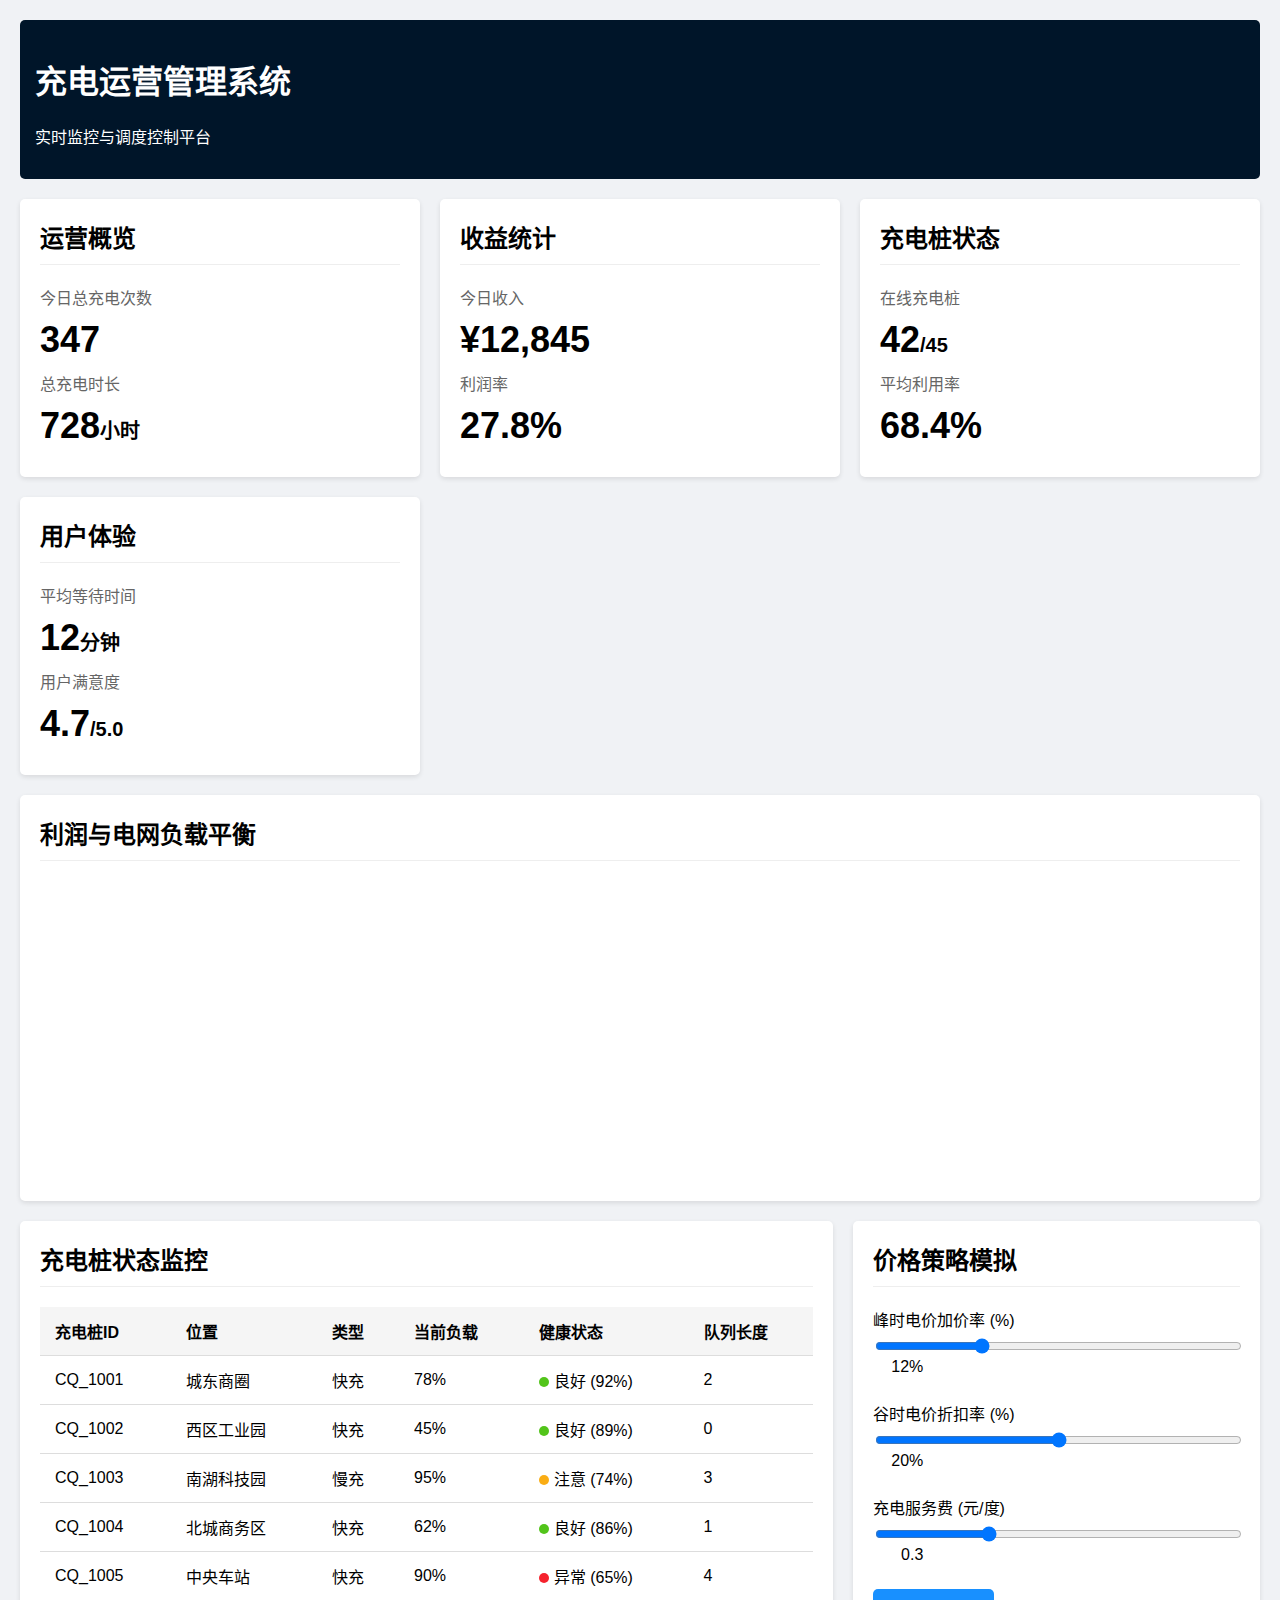
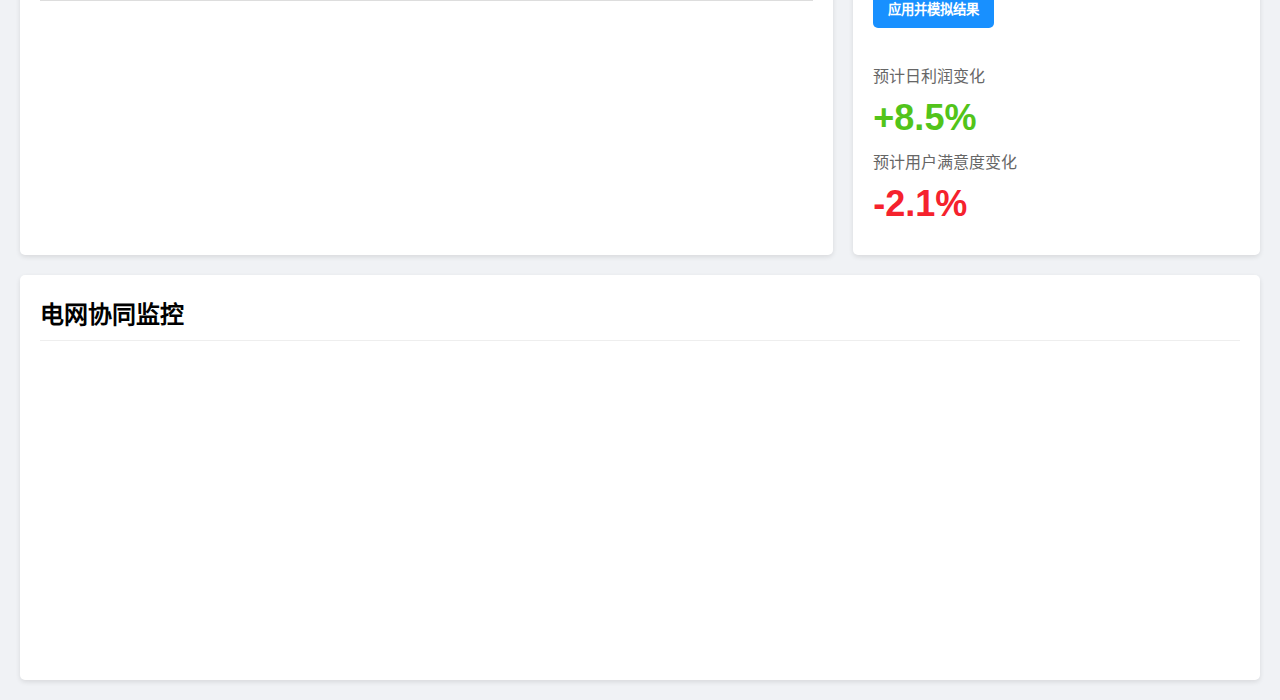
<file: output/operator_dashboard.html>
<!DOCTYPE html>
        <html lang="zh-CN">
        <head>
            <meta charset="UTF-8">
            <meta name="viewport" content="width=device-width, initial-scale=1.0">
            <title>EV充电运营商管理系统</title>
            <style>
                body {
                    font-family: 'Arial', sans-serif;
                    margin: 0;
                    padding: 0;
                    background-color: #f0f2f5;
                }
                .container {
                    max-width: 1400px;
                    margin: 0 auto;
                    padding: 20px;
                }
                .header {
                    background-color: #001529;
                    color: white;
                    padding: 15px;
                    border-radius: 5px;
                    margin-bottom: 20px;
                }
                .dashboard {
                    display: grid;
                    grid-template-columns: repeat(auto-fit, minmax(300px, 1fr));
                    gap: 20px;
                    margin-bottom: 20px;
                }
                .card {
                    background-color: white;
                    border-radius: 5px;
                    box-shadow: 0 2px 5px rgba(0,0,0,0.1);
                    padding: 20px;
                }
                .card h2 {
                    margin-top: 0;
                    border-bottom: 1px solid #eee;
                    padding-bottom: 10px;
                }
                .stat-value {
                    font-size: 36px;
                    font-weight: bold;
                    margin: 10px 0;
                }
                .stat-label {
                    color: #666;
                }
                .chart {
                    height: 300px;
                }
                .profit-settings {
                    display: flex;
                    flex-direction: column;
                    gap: 15px;
                }
                .slider-group {
                    margin-bottom: 10px;
                }
                .slider-label {
                    display: block;
                    margin-bottom: 5px;
                }
                .slider {
                    width: 100%;
                }
                .slider-value {
                    display: inline-block;
                    width: 50px;
                    text-align: right;
                }
                .apply-button {
                    background-color: #1890ff;
                    color: white;
                    border: none;
                    padding: 10px 15px;
                    border-radius: 5px;
                    cursor: pointer;
                    font-weight: bold;
                    align-self: flex-start;
                }
                table {
                    width: 100%;
                    border-collapse: collapse;
                }
                th, td {
                    padding: 12px 15px;
                    text-align: left;
                }
                th {
                    background-color: #f5f5f5;
                    font-weight: bold;
                }
                tr {
                    border-bottom: 1px solid #ddd;
                }
                tr:hover {
                    background-color: #f9f9f9;
                }
                .status-indicator {
                    display: inline-block;
                    width: 10px;
                    height: 10px;
                    border-radius: 50%;
                    margin-right: 5px;
                }
                .status-healthy {
                    background-color: #52c41a;
                }
                .status-warning {
                    background-color: #faad14;
                }
                .status-critical {
                    background-color: #f5222d;
                }
            </style>
        </head>
        <body>
            <div class="container">
                <div class="header">
                    <h1>充电运营管理系统</h1>
                    <p>实时监控与调度控制平台</p>
                </div>
                
                <div class="dashboard">
                    <div class="card">
                        <h2>运营概览</h2>
                        <div>
                            <div class="stat-label">今日总充电次数</div>
                            <div class="stat-value">347</div>
                        </div>
                        <div>
                            <div class="stat-label">总充电时长</div>
                            <div class="stat-value">728<span style="font-size: 20px;">小时</span></div>
                        </div>
                    </div>
                    
                    <div class="card">
                        <h2>收益统计</h2>
                        <div>
                            <div class="stat-label">今日收入</div>
                            <div class="stat-value">¥12,845</div>
                        </div>
                        <div>
                            <div class="stat-label">利润率</div>
                            <div class="stat-value">27.8%</div>
                        </div>
                    </div>
                    
                    <div class="card">
                        <h2>充电桩状态</h2>
                        <div>
                            <div class="stat-label">在线充电桩</div>
                            <div class="stat-value">42<span style="font-size: 20px;">/45</span></div>
                        </div>
                        <div>
                            <div class="stat-label">平均利用率</div>
                            <div class="stat-value">68.4%</div>
                        </div>
                    </div>
                    
                    <div class="card">
                        <h2>用户体验</h2>
                        <div>
                            <div class="stat-label">平均等待时间</div>
                            <div class="stat-value">12<span style="font-size: 20px;">分钟</span></div>
                        </div>
                        <div>
                            <div class="stat-label">用户满意度</div>
                            <div class="stat-value">4.7<span style="font-size: 20px;">/5.0</span></div>
                        </div>
                    </div>
                </div>
                
                <div class="card">
                    <h2>利润与电网负载平衡</h2>
                    <div class="chart" id="profit-load-chart"></div>
                </div>
                
                <div style="display: grid; grid-template-columns: 2fr 1fr; gap: 20px; margin-top: 20px;">
                    <div class="card">
                        <h2>充电桩状态监控</h2>
                        <table>
                            <thead>
                                <tr>
                                    <th>充电桩ID</th>
                                    <th>位置</th>
                                    <th>类型</th>
                                    <th>当前负载</th>
                                    <th>健康状态</th>
                                    <th>队列长度</th>
                                </tr>
                            </thead>
                            <tbody>
                                <tr>
                                    <td>CQ_1001</td>
                                    <td>城东商圈</td>
                                    <td>快充</td>
                                    <td>78%</td>
                                    <td><span class="status-indicator status-healthy"></span>良好 (92%)</td>
                                    <td>2</td>
                                </tr>
                                <tr>
                                    <td>CQ_1002</td>
                                    <td>西区工业园</td>
                                    <td>快充</td>
                                    <td>45%</td>
                                    <td><span class="status-indicator status-healthy"></span>良好 (89%)</td>
                                    <td>0</td>
                                </tr>
                                <tr>
                                    <td>CQ_1003</td>
                                    <td>南湖科技园</td>
                                    <td>慢充</td>
                                    <td>95%</td>
                                    <td><span class="status-indicator status-warning"></span>注意 (74%)</td>
                                    <td>3</td>
                                </tr>
                                <tr>
                                    <td>CQ_1004</td>
                                    <td>北城商务区</td>
                                    <td>快充</td>
                                    <td>62%</td>
                                    <td><span class="status-indicator status-healthy"></span>良好 (86%)</td>
                                    <td>1</td>
                                </tr>
                                <tr>
                                    <td>CQ_1005</td>
                                    <td>中央车站</td>
                                    <td>快充</td>
                                    <td>90%</td>
                                    <td><span class="status-indicator status-critical"></span>异常 (65%)</td>
                                    <td>4</td>
                                </tr>
                            </tbody>
                        </table>
                    </div>
                    
                    <div class="card">
                        <h2>价格策略模拟</h2>
                        <div class="profit-settings">
                            <div class="slider-group">
                                <label class="slider-label">峰时电价加价率 (%)</label>
                                <input type="range" min="5" max="30" value="12" class="slider" id="peak-price-markup">
                                <span class="slider-value">12%</span>
                            </div>
                            
                            <div class="slider-group">
                                <label class="slider-label">谷时电价折扣率 (%)</label>
                                <input type="range" min="0" max="40" value="20" class="slider" id="valley-price-discount">
                                <span class="slider-value">20%</span>
                            </div>
                            
                            <div class="slider-group">
                                <label class="slider-label">充电服务费 (元/度)</label>
                                <input type="range" min="0" max="1" step="0.1" value="0.3" class="slider" id="service-fee">
                                <span class="slider-value">0.3</span>
                            </div>
                            
                            <button class="apply-button">应用并模拟结果</button>
                            
                            <div style="margin-top: 20px;">
                                <div class="stat-label">预计日利润变化</div>
                                <div class="stat-value" style="color: #52c41a;">+8.5%</div>
                                
                                <div class="stat-label">预计用户满意度变化</div>
                                <div class="stat-value" style="color: #f5222d;">-2.1%</div>
                            </div>
                        </div>
                    </div>
                </div>
                
                <div class="card" style="margin-top: 20px;">
                    <h2>电网协同监控</h2>
                    <div class="chart" id="grid-load-chart"></div>
                </div>
            </div>
        </body>
        </html>
</file>
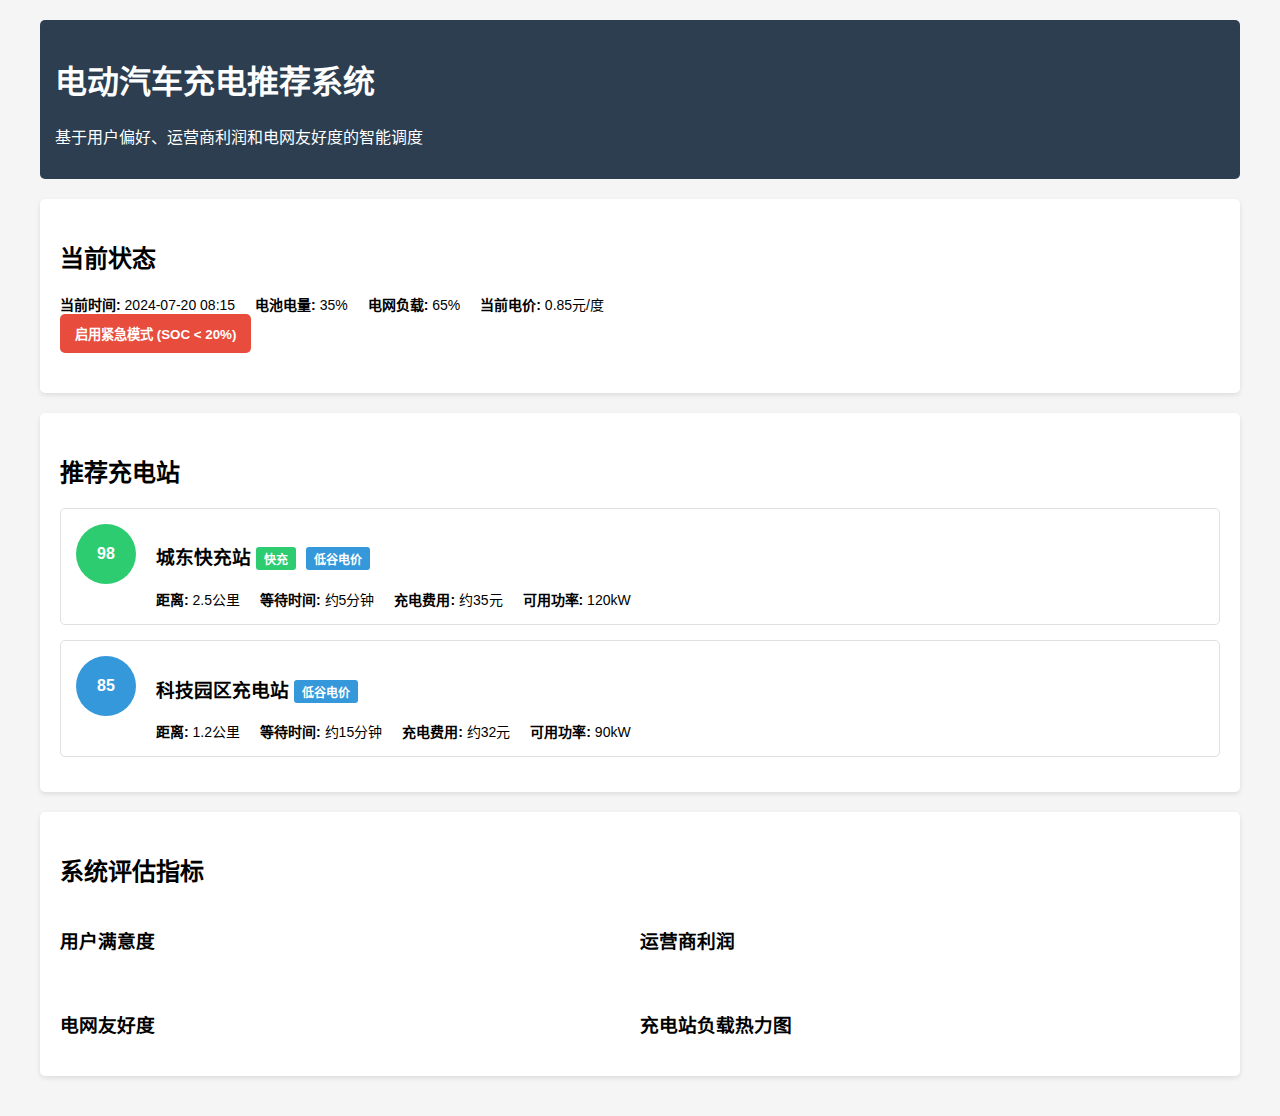
<file: output/user_dashboard.html>
<!DOCTYPE html>
        <html lang="zh-CN">
        <head>
            <meta charset="UTF-8">
            <meta name="viewport" content="width=device-width, initial-scale=1.0">
            <title>EV充电推荐系统</title>
            <style>
                body {
                    font-family: 'Arial', sans-serif;
                    margin: 0;
                    padding: 0;
                    background-color: #f5f5f5;
                }
                .container {
                    max-width: 1200px;
                    margin: 0 auto;
                    padding: 20px;
                }
                .header {
                    background-color: #2c3e50;
                    color: white;
                    padding: 15px;
                    border-radius: 5px;
                    margin-bottom: 20px;
                }
                .card {
                    background-color: white;
                    border-radius: 5px;
                    box-shadow: 0 2px 5px rgba(0,0,0,0.1);
                    padding: 20px;
                    margin-bottom: 20px;
                }
                .recommendation {
                    display: flex;
                    margin-bottom: 15px;
                    padding: 15px;
                    border: 1px solid #e0e0e0;
                    border-radius: 5px;
                    transition: all 0.3s;
                }
                .recommendation:hover {
                    box-shadow: 0 5px 15px rgba(0,0,0,0.1);
                    transform: translateY(-2px);
                }
                .score-indicator {
                    width: 60px;
                    height: 60px;
                    border-radius: 50%;
                    display: flex;
                    align-items: center;
                    justify-content: center;
                    font-weight: bold;
                    margin-right: 20px;
                }
                .details {
                    flex-grow: 1;
                }
                .stat-group {
                    display: flex;
                    margin-top: 10px;
                }
                .stat {
                    margin-right: 20px;
                    font-size: 14px;
                }
                .emergency-switch {
                    background-color: #e74c3c;
                    color: white;
                    border: none;
                    padding: 10px 15px;
                    border-radius: 5px;
                    cursor: pointer;
                    font-weight: bold;
                    margin-bottom: 20px;
                }
                .label {
                    display: inline-block;
                    padding: 3px 8px;
                    border-radius: 3px;
                    font-size: 12px;
                    color: white;
                    margin-right: 5px;
                }
                .label-green {
                    background-color: #2ecc71;
                }
                .label-blue {
                    background-color: #3498db;
                }
                .label-orange {
                    background-color: #e67e22;
                }
                .charts {
                    display: flex;
                    flex-wrap: wrap;
                    gap: 20px;
                }
                .chart {
                    flex-basis: calc(50% - 20px);
                    min-width: 300px;
                }
            </style>
        </head>
        <body>
            <div class="container">
                <div class="header">
                    <h1>电动汽车充电推荐系统</h1>
                    <p>基于用户偏好、运营商利润和电网友好度的智能调度</p>
                </div>
                
                <div class="card">
                    <h2>当前状态</h2>
                    <div class="stat-group">
                        <div class="stat">
                            <strong>当前时间:</strong> <span id="current-time">2024-07-20 08:15</span>
                        </div>
                        <div class="stat">
                            <strong>电池电量:</strong> <span id="battery-level">35%</span>
                        </div>
                        <div class="stat">
                            <strong>电网负载:</strong> <span id="grid-load">65%</span>
                        </div>
                        <div class="stat">
                            <strong>当前电价:</strong> <span id="current-price">0.85元/度</span>
                        </div>
                    </div>
                    
                    <button class="emergency-switch" id="emergency-mode">
                        启用紧急模式 (SOC < 20%)
                    </button>
                </div>
                
                <div class="card">
                    <h2>推荐充电站</h2>
                    <div id="recommendations">
                        <!-- 推荐列表将动态生成 -->
                        <div class="recommendation">
                            <div class="score-indicator" style="background-color: #2ecc71; color: white;">
                                98
                            </div>
                            <div class="details">
                                <h3>城东快充站 <span class="label label-green">快充</span> <span class="label label-blue">低谷电价</span></h3>
                                <div class="stat-group">
                                    <div class="stat">
                                        <strong>距离:</strong> 2.5公里
                                    </div>
                                    <div class="stat">
                                        <strong>等待时间:</strong> 约5分钟
                                    </div>
                                    <div class="stat">
                                        <strong>充电费用:</strong> 约35元
                                    </div>
                                    <div class="stat">
                                        <strong>可用功率:</strong> 120kW
                                    </div>
                                </div>
                            </div>
                        </div>
                        
                        <div class="recommendation">
                            <div class="score-indicator" style="background-color: #3498db; color: white;">
                                85
                            </div>
                            <div class="details">
                                <h3>科技园区充电站 <span class="label label-blue">低谷电价</span></h3>
                                <div class="stat-group">
                                    <div class="stat">
                                        <strong>距离:</strong> 1.2公里
                                    </div>
                                    <div class="stat">
                                        <strong>等待时间:</strong> 约15分钟
                                    </div>
                                    <div class="stat">
                                        <strong>充电费用:</strong> 约32元
                                    </div>
                                    <div class="stat">
                                        <strong>可用功率:</strong> 90kW
                                    </div>
                                </div>
                            </div>
                        </div>
                    </div>
                </div>
                
                <div class="card">
                    <h2>系统评估指标</h2>
                    <div class="charts">
                        <div class="chart">
                            <h3>用户满意度</h3>
                            <div id="user-satisfaction-chart"></div>
                        </div>
                        <div class="chart">
                            <h3>运营商利润</h3>
                            <div id="operator-profit-chart"></div>
                        </div>
                        <div class="chart">
                            <h3>电网友好度</h3>
                            <div id="grid-friendliness-chart"></div>
                        </div>
                        <div class="chart">
                            <h3>充电站负载热力图</h3>
                            <div id="charger-load-heatmap"></div>
                        </div>
                    </div>
                </div>
            </div>
        </body>
        </html>
</file>
